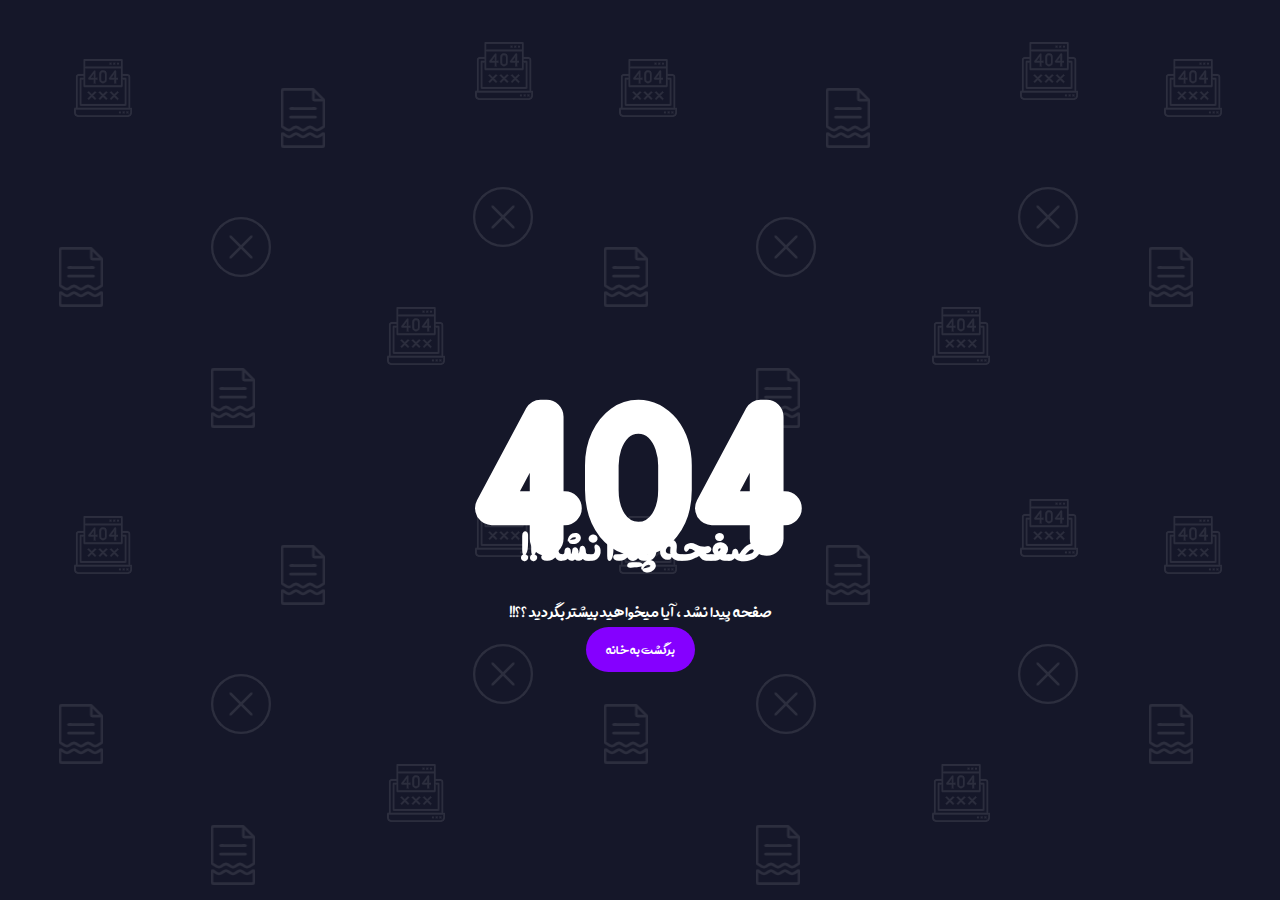
<file: 404/index.html>
<html lang="en">

<head>
    <meta charset="UTF-8">
    <meta name="viewport" content="width=device-width, initial-scale=1.0">
    <title>404</title>
    <link rel="stylesheet" href="./css/style.css">
</head>

<body>

    <div id="container">
        <div class="content">
            <h2>404</h2>
            <h4>صفحه پیدا نشد !!</h4>
            <p>صفحه پیدا نشد ، آیا میخواهید بیشتر بگردید ؟؟!!</p>

            <a href="#">برگشت به خانه</a>
        </div>
    </div>

    <script src="./js/all.min.js"></script>
    <script src="./js/script.js"></script>
</body>

</html>
</file>
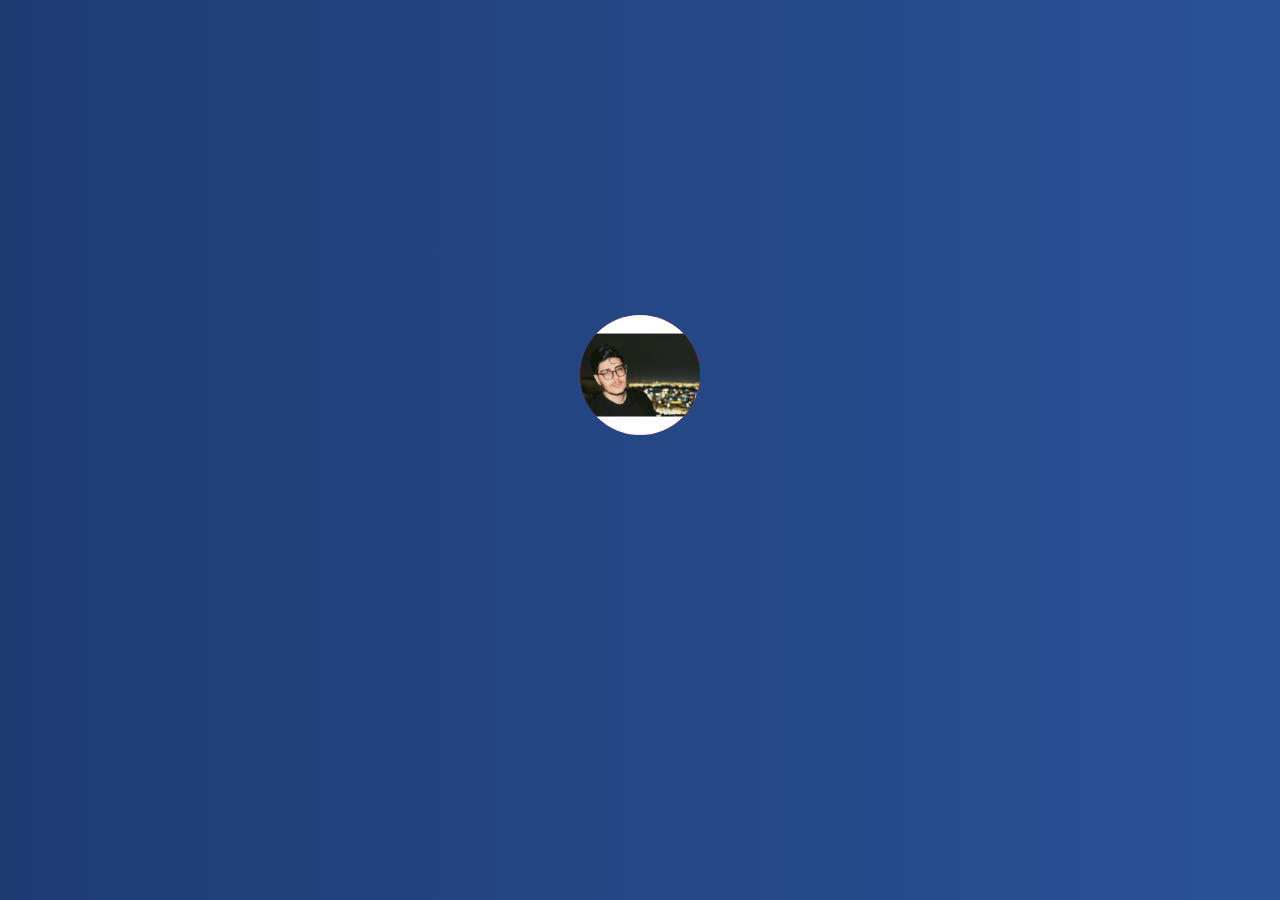
<file: Profile/index.html>
<html lang="en">

<head>
    <meta charset="UTF-8">
    <meta name="viewport" content="width=device-width, initial-scale=1.0">
    <title>Hi my friend</title>
    <link rel="stylesheet" href="./css/style.css">
</head>

<body>

    <div class="action">
        <div class="profile">
            <img src="./img/prof.jpg" alt="">
        </div>

        <div class="menu">
            <h3>علی محمودی <br> <span> برنامه نویس از جنس حرفه ای هاش </span></h3>
            <ul>
                <li><img src="img/user-profile.png" alt=""><a href="#">پروفایل من</a></li>
                <li><img src="img/edit.png" alt=""><a href="#">تغییر اطلاعات</a></li>
                <li><img src="img/inbox.png" alt=""><a href="#">پیام ها</a></li>
                <li><img src="img/setting.png" alt=""><a href="#">تنظیمات</a></li>
                <li><img src="img/help.jpg" alt=""><a href="#">پشتیبانی</a></li>
            </ul>

        </div>

    </div>

    <script src="./js/all.min.js"></script>
    <script src="./js/script.js"></script>
</body>

</html>
</file>
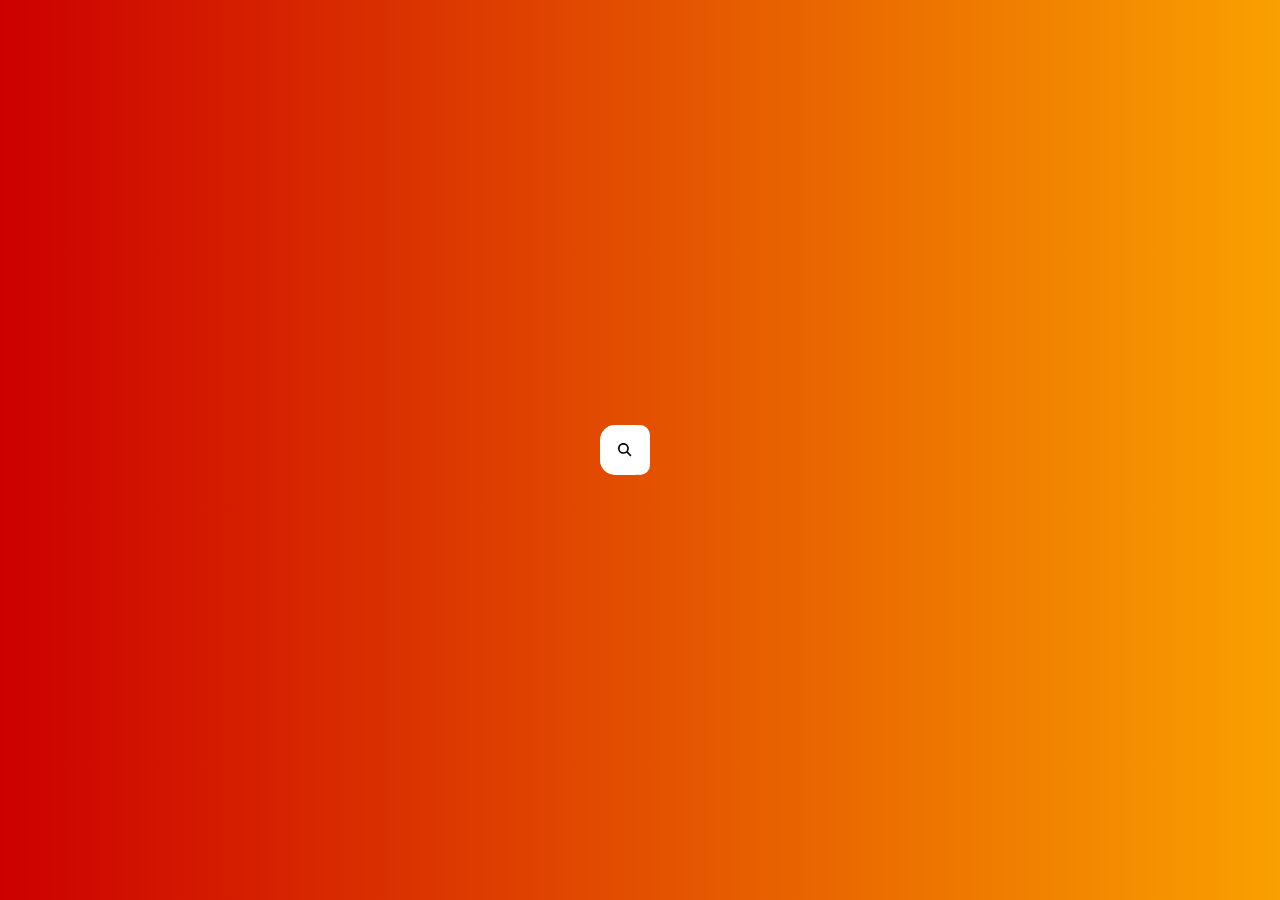
<file: SearchBox/index.html>
<html lang="en">

<head>
    <meta charset="UTF-8">
    <meta name="viewport" content="width=device-width, initial-scale=1.0">
    <title>Hi my friend</title>
    <link rel="stylesheet" href="./css/style.css">
</head>

<body>

    <div class="search">
        <input type="text" class="input" placeholder="جست و جو">
        <button class="btn">
            <i class="fas fa-search"></i>
        </button>
    </div>

    <script src="./js/all.min.js"></script>
    <script src="./js/script.js"></script>
</body>

</html>
</file>
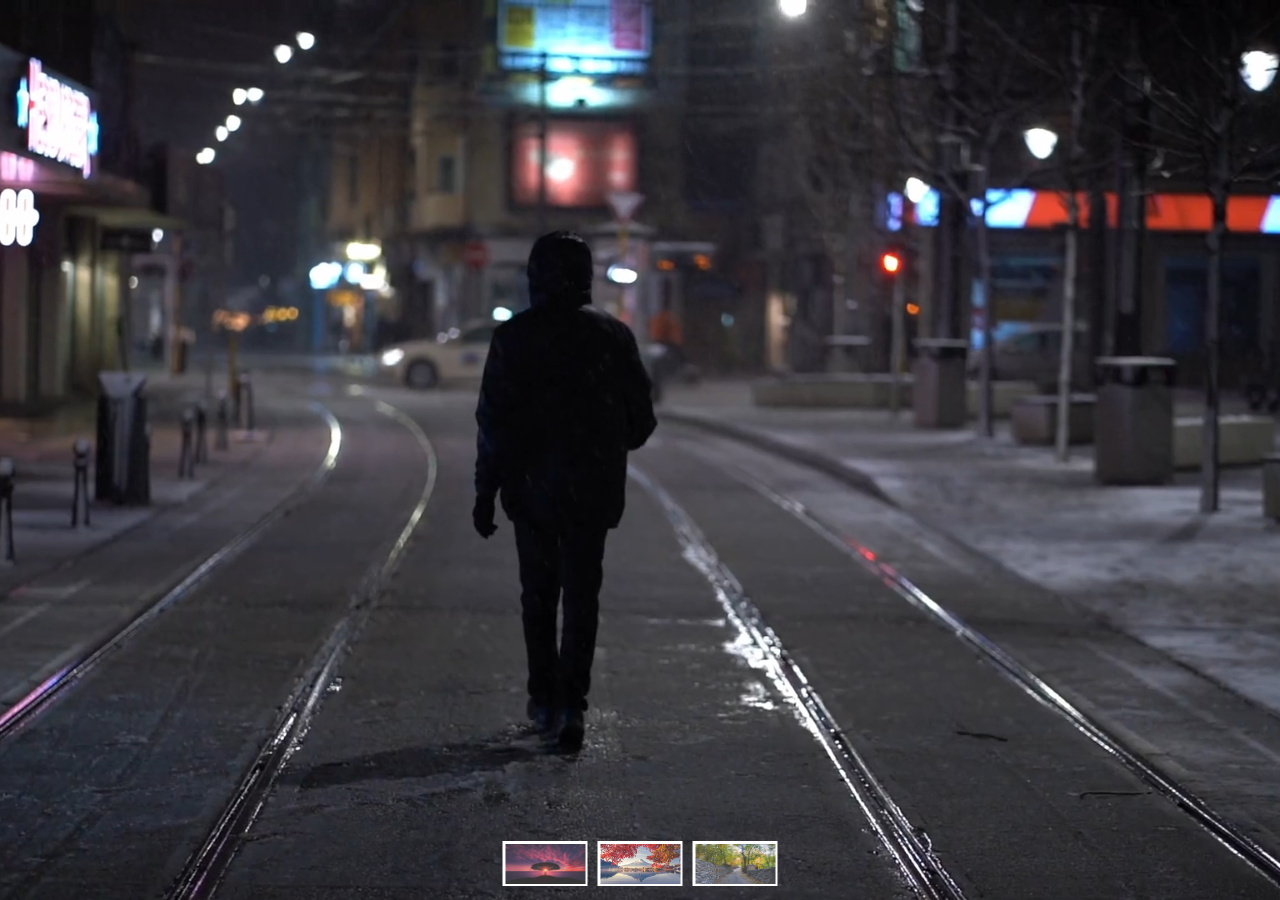
<file: VideoSlider/index.html>
<html lang="en">

<head>
    <meta charset="UTF-8">
    <meta name="viewport" content="width=device-width, initial-scale=1.0">
    <title>Hi my friend</title>
    <link rel="stylesheet" href="./css/style.css">
</head>

<body>

    <section>
        <video id="slider" muted loop autoplay>
            <source src="./video/2.mp4" type="video/mp4">
        </video>
        
        <h2 class="title-navigation" id="title">همدان</h2>
        <ul class="navigation">
            <li onclick="videoUrl('1.mp4')"><img src="./image/1.png" alt=""></li>
            <li onclick="videoUrl('2.mp4')"><img src="./image/2.jpg" alt=""></li>
            <li onclick="videoUrl('3.mp4')"><img src="./image/3.jpg" alt=""></li>
        </ul>
    </section>

    <script src="./js/all.min.js"></script>
    <script src="./js/script.js"></script>
</body>

</html>
</file>
<file: 404/css/style.css>
@font-face {
    font-family: 'aviny';
    src: url('../fonts/aviny.eot ');
    src: url('../fonts/aviny.ttf') format('truetype'),
        url('../fonts/aviny.woff2 ') format('woff2'),
        url('../fonts/aviny.woff ') format('woff');
}

* {
    padding: 0;
    margin: 0;
}

body {
    font-family: 'aviny';
    direction: rtl;
    display: flex;
    flex-direction: column;
    align-items: center;
    justify-content: center;
    height: 100vh;
}

#container {
    width: 100%;
    height: 100%;
    display: flex;
    align-items: center;
    justify-content: center;
    background-color: #151729;
    background-image: url('../image/p404.png');
    background-repeat: repeat;
}

#container .content{
    width: 600px;
    margin: 0 auto;
    text-align: center;
}

#container .content h2{
    font-size: 300px;
    color: #fff;
}

#container .content h4{
    font-size:50px;
    color: #fff;
    margin-top: -200px;
    position: relative;
}
#container .content p{
    font-size:20px;
    color: #fff;
    margin: 10px 0;
}
#container .content a{
    text-decoration: none;
    color: #fff;
    background-color: #8500ff;
    padding:  10px 20px;
    border-radius: 25px;
    -webkit-border-radius: 25px;
    -moz-border-radius: 25px;
    -ms-border-radius: 25px;
    -o-border-radius: 25px;
}
</file>
<file: Profile/css/style.css>
@font-face {
    font-family: 'aviny';
    src: url('../fonts/aviny.eot ') format('eot');
    src: url('../fonts/aviny.ttf') format('truetype'),
        url('../fonts/aviny.woff2 ') format('woff2'),
        url('../fonts/aviny.woff ') format('woff');
}

* {
    padding: 0;
    margin: 0;
}

body {
    font-family: 'aviny';
    direction: rtl;
    display: flex;
    flex-direction: column;
    align-items: center;
    justify-content: center;
    height: 100vh;
    background: linear-gradient(to right, #1e3c72, #2a5298);
}

.action {
    position: fixed;
    top: 35%;
    right: 50%;
    transform: translateX(50%);
    -webkit-transform: translateX(50%);
    -moz-transform: translateX(50%);
    -ms-transform: translateX(50%);
    -o-transform: translateX(50%);
}

.action .profile {
    width: 120px;
    height: 120px;
    border-radius: 50%;
    -webkit-border-radius: 50%;
    -moz-border-radius: 50%;
    -ms-border-radius: 50%;
    -o-border-radius: 50%;
    background: red;
    position: relative;
    overflow: hidden;
    cursor: pointer;
}

.action .profile img {
    position: absolute;
    width: 100%;
    height: 100%;
    object-fit: cover;
}

.action .menu {
    position: absolute;
    top: 140px;
    right: 0;
    background: #fff;
    width: 400px;
    border-radius: 15%;
    -webkit-border-radius: 15%;
    -moz-border-radius: 15%;
    -ms-border-radius: 15%;
    -o-border-radius: 15%;
    opacity: 0;
    transform: translateY(80px);
    -webkit-transform: translateY(80px);
    -moz-transform: translateY(80px);
    -ms-transform: translateY(80px);
    -o-transform: translateY(80px);
    transition: all .4s ease-in-out;
    -webkit-transition: all .4s ease-in-out;
    -moz-transition: all .4s ease-in-out;
    -ms-transition: all .4s ease-in-out;
    -o-transition: all .4s ease-in-out;
}

.action .menu.active {
    opacity: 1;
    transform: translateY(0);
    -webkit-transform: translateY(0);
    -moz-transform: translateY(0);
    -ms-transform: translateY(0);
    -o-transform: translateY(0);
}

.action .menu::before {
    content: '';
    position: absolute;
    top: -10px;
    right: 40px;
    background: #fff;
    width: 40px;
    height: 40px;
    transform: rotate(45deg);
    -webkit-transform: rotate(45deg);
    -moz-transform: rotate(45deg);
    -ms-transform: rotate(45deg);
    -o-transform: rotate(45deg);
}

.action .menu h3 {
    text-align: center;
    padding: 20px;
    font-weight: 900;
    box-sizing: border-box;
    width: 100%;
}

.action .menu h3 span {
    font-size: 14px;
    color: #777;
}

.action .menu ul {
    width: 100%;
    list-style: none;
    padding: 0 30px;
    box-sizing: border-box;
}

.action .menu ul li {
    display: flex;
    align-items: center;
    padding: 10px 0;
}

.action .menu ul li img {
    width: 30px;
    margin-left: 10px;
    opacity: .6;
}

.action .menu ul li a {
    text-decoration: none;
    color: #000;
}
</file>
<file: SearchBox/css/style.css>
@font-face {
    font-family: 'aviny';
    src: url('../fonts/aviny.eot ');
    src: url('../fonts/aviny.ttf') format('truetype'),
         url('../fonts/aviny.woff2 ') format('woff2'),
         url('../fonts/aviny.woff ') format('woff');
}

* {
    padding: 0;
    margin: 0;
}

body {
    font-family: 'aviny';
    direction: rtl;
    display: flex;
    flex-direction: column;
    align-items: center;
    justify-content: center;
    height: 100vh;
    background: linear-gradient(90deg, #c00, #faa000);
}

.search {
    height: 50px;
    position: relative;
}

.search .input {
    text-align: center;
    font-family: 'aviny';
    font-size: 30px;
    padding: 5px 10px;
    box-sizing: border-box;
    height: 50px;
    width: 20px;
    border: none;
    transition: width .5s ease;
    border-radius: 15px;

}

.search.active .input{
    width: 300px;
    border-radius: 15px;
}

.search .btn {
    padding: 15px;
    border: none;
    background: #fff;
    position: absolute;
    top: 0;
    right: 0;
    width: 50px;
    height: 50px;
    cursor: pointer;
    border-radius: 15px;

}
</file>
<file: VideoSlider/css/style.css>
@font-face {
    font-family: 'aviny';
    src: url('../fonts/aviny.eot ');
    src: url('../fonts/aviny.ttf') format('truetype'),
        url('../fonts/aviny.woff2 ') format('woff2'),
        url('../fonts/aviny.woff ') format('woff');
}

* {
    padding: 0;
    margin: 0;
}

body {
    font-family: 'aviny';
    direction: rtl;
    display: flex;
    flex-direction: column;
    align-items: center;
    justify-content: center;
    height: 100vh;
}

section {
    width: 100%;
    height: 100%;
    position: relative;
}

section video {
    position: absolute;
    width: 100%;
    height: 100%;
    object-fit: cover;
}

section .navigation {
    position: absolute;
    bottom: 1%;
    left: 50%;
    transform: translateX(-50%);
    -webkit-transform: translateX(-50%);
    -moz-transform: translateX(-50%);
    -ms-transform: translateX(-50%);
    -o-transform: translateX(-50%);
    transition: all .5 ease-in;
    display: flex;
    width: 50vm;
    align-items: center;
    justify-content: space-between;
    list-style: none;
}

section .navigation li {
    width: 85px;
    height: 45px;
    background: #fff;
    display: flex;
    align-items: center;
    justify-content: center;
    margin: 5px;
}
section .navigation li:hover {
    width: 105px;
    height: 65px;
    transition: all .5s ease-in-out;
    -webkit-transition: all .3s ease-in-out;
    -moz-transition: all .3s ease-in-out;
    -ms-transition: all .3s ease-in-out;
    -o-transition: all .3s ease-in-out;
}

section .navigation li img {
    width: 80px;
    height: 40px;
    opacity: .8;
}

section .navigation li img:hover {
    opacity: 1;
    transition: all .3s ease-in-out;
    -webkit-transition: all .3s ease-in-out;
    -moz-transition: all .3s ease-in-out;
    -ms-transition: all .3s ease-in-out;
    -o-transition: all .3s ease-in-out;
    cursor: pointer;
    width: 100px;
    height: 60px;
}


section .title-navigation{
    font-family: 'aviny';
    font-size: 30PX;
    color: #fff;
}
</file>
